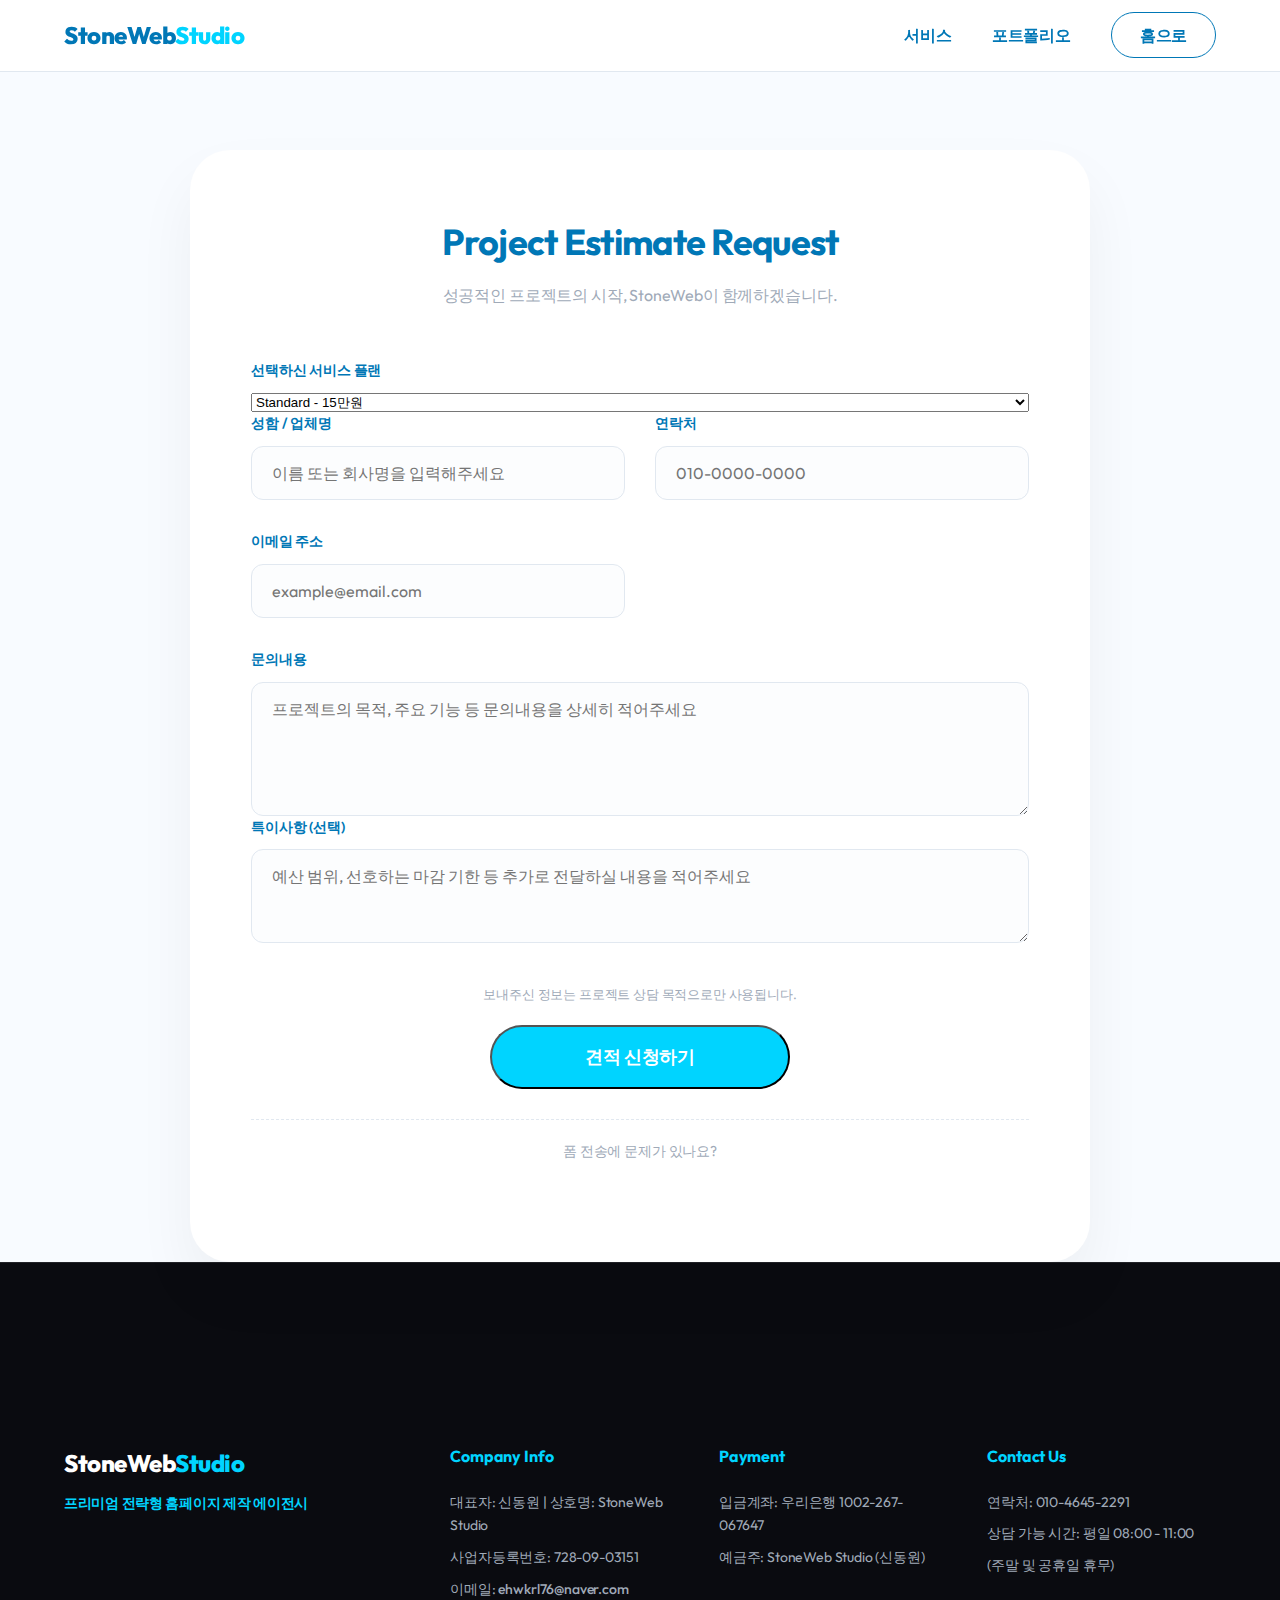
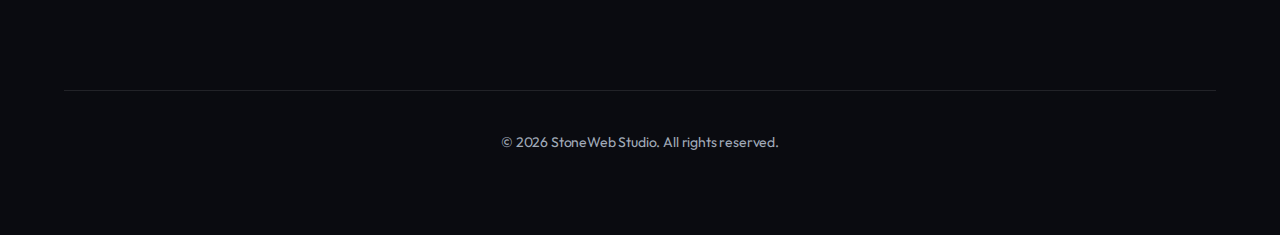
<file: quote.html>
<!DOCTYPE html>
<html lang="ko">

<head>
    <meta charset="UTF-8">
    <meta name="viewport" content="width=device-width, initial-scale=1.0">
    <title>프로젝트 견적 문의 | StoneWeb Studio</title>
    <link rel="preconnect" href="https://fonts.googleapis.com">
    <link rel="preconnect" href="https://fonts.gstatic.com" crossorigin>
    <link
        href="https://fonts.googleapis.com/css2?family=Orbitron:wght@400;700&family=Share+Tech+Mono&family=Outfit:wght@300;400;600;700&family=Pretendard:wght@400;600;700&display=swap"
        rel="stylesheet">
    <link rel="stylesheet" href="style.css">
</head>

<body class="sub-page quote-theme">
    <header id="header" class="scrolled">
        <nav class="container">
            <a href="index.html" class="logo">StoneWeb<span>Studio</span></a>
            <ul class="nav-links">
                <li><a href="index.html#services">서비스</a></li>
                <li><a href="index.html#portfolio">포트폴리오</a></li>
                <li><a href="index.html" class="btn-secondary">홈으로</a></li>
            </ul>
        </nav>
    </header>

    <main class="quote-page">
        <section class="quote-section">
            <div class="container">
                <div class="quote-container fade-up active">
                    <div class="quote-header">
                        <h1>Project Estimate Request</h1>
                        <p>성공적인 프로젝트의 시작, StoneWeb이 함께하겠습니다.</p>
                    </div>

                    <form id="quote-form" class="quote-form" action="https://formsubmit.co/ehwkrl76@naver.com"
                        method="POST" target="hidden_iframe">
                        <!-- 이메일 전송 설정 -->
                        <input type="hidden" name="_subject" value="[StoneWeb Studio] 새로운 견적 문의가 도착했습니다.">
                        <input type="hidden" name="_captcha" value="false">
                        <input type="hidden" name="_template" value="table">

                        <div class="form-group mb-30">
                            <label for="plan-selection">선택하신 서비스 플랜</label>
                            <select id="plan-selection" name="plan" class="plan-select">
                                <option value="Standard">Standard - 15만원</option>
                                <option value="Deluxe">Deluxe - 40만원</option>
                                <option value="Premium">Premium - 70만원</option>
                            </select>
                        </div>

                        <div class="form-grid">
                            <div class="form-group">
                                <label for="name">성함 / 업체명</label>
                                <input type="text" id="name" name="name" placeholder="이름 또는 회사명을 입력해주세요" required>
                            </div>
                            <div class="form-group">
                                <label for="contact-info">연락처</label>
                                <input type="tel" id="contact-info" name="contact-info" placeholder="010-0000-0000"
                                    required>
                            </div>
                            <div class="form-group">
                                <label for="email">이메일 주소</label>
                                <input type="email" id="email" name="email" placeholder="example@email.com" required>
                            </div>
                        </div>

                        <div class="form-group">
                            <label for="inquiry">문의내용</label>
                            <textarea id="inquiry" name="inquiry" rows="5"
                                placeholder="프로젝트의 목적, 주요 기능 등 문의내용을 상세히 적어주세요" required></textarea>
                        </div>

                        <div class="form-group">
                            <label for="notes">특이사항 (선택)</label>
                            <textarea id="notes" name="notes" rows="3"
                                placeholder="예산 범위, 선호하는 마감 기한 등 추가로 전달하실 내용을 적어주세요"></textarea>
                        </div>

                        <div class="form-footer">
                            <p class="privacy-note">보내주신 정보는 프로젝트 상담 목적으로만 사용됩니다.</p>
                            <button type="submit" class="btn-primary submit-btn">견적 신청하기</button>

                            <div class="form-failsafe"
                                style="margin-top: 30px; padding-top: 20px; border-top: 1px dashed #e1e8f0; text-align: center;">
                                <p style="font-size: 14px; color: var(--text-muted); margin-bottom: 10px;">폼 전송에 문제가
                                    있나요?</p>
                                <a href="mailto:ehwkrl76@naver.com?subject=[견적문의] 프로젝트 상담 요청" class="btn-secondary"
                                    style="font-size: 14px; padding: 10px 20px;">직접 이메일 보내기 (ehwkrl76@naver.com)</a>
                            </div>
                        </div>
                    </form>
                </div>
            </div>
        </section>
    </main>

    <footer id="contact">
        <div class="container">
            <div class="footer-grid">
                <div class="footer-brand">
                    <a href="index.html" class="logo">StoneWeb<span>Studio</span></a>
                    <p class="footer-pre-logo">프리미엄 전략형 홈페이지 제작 에이전시</p>
                </div>
                <div class="footer-info-details">
                    <div class="info-group">
                        <h4>Company Info</h4>
                        <p>대표자: 신동원 | 상호명: StoneWeb Studio</p>
                        <p>사업자등록번호: 728-09-03151</p>
                        <p>이메일: <a href="mailto:ehwkrl76@naver.com">ehwkrl76@naver.com</a></p>
                    </div>
                    <div class="info-group">
                        <h4>Payment</h4>
                        <p>입금계좌: 우리은행 1002-267-067647</p>
                        <p>예금주: StoneWeb Studio (신동원)</p>
                    </div>
                    <div class="info-group">
                        <h4>Contact Us</h4>
                        <p>연락처: 010-4645-2291</p>
                        <p>상담 가능 시간: 평일 08:00 - 11:00</p>
                        <p>(주말 및 공휴일 휴무)</p>
                    </div>
                </div>
            </div>
            <div class="footer-bottom">
                <p>&copy; 2026 StoneWeb Studio. All rights reserved.</p>
            </div>
        </div>
    </footer>

    <!-- 폼 전송을 위한 히든 아이프레임 -->
    <iframe name="hidden_iframe" id="hidden_iframe" style="display:none;"></iframe>

    <script src="main.js"></script>
</body>

</html>
</file>
<file: style.css>
:root {
    /* Color Palette - Premium Blue & Black Theme */
    --primary-clr: #0077b6;
    /* 전문적인 블루 */
    --accent-clr: #00d4ff;
    /* 생생한 일렉트릭 블루 */
    --accent-light: #90e0ef;
    /* 부드러운 스카이 블루 */
    --bg-dark: #0a0b10;
    /* 베이스 블랙 */
    --bg-card: #151921;
    /* 카드 블랙 */
    --text-clr: #ffffff;
    /* 메인 화이트 */
    --text-muted: #a0aab8;
    /* 뮤트 그레이 */
    --bg-clr: #0a0b10;
    /* 전체 배경 */
    --section-bg: #0f111a;
    /* 섹션 배경 */
    --glass-bg: rgba(255, 255, 255, 0.05);
    --glass-border: rgba(255, 255, 255, 0.1);

    /* Spacing */
    --container-width: 1200px;
    --section-padding: 100px 0;

    /* Transition */
    --transition-smooth: all 0.4s cubic-bezier(0.16, 1, 0.3, 1);
}

* {
    margin: 0;
    padding: 0;
    box-sizing: border-box;
}

h1,
h2,
h3,
.logo,
.badge,
.btn-primary,
.btn-secondary {
    font-family: 'Outfit', 'Pretendard', sans-serif;
    /* 더 모던하고 전문적인 폰트로 변경 */
    letter-spacing: -0.02em;
    font-weight: 700;
}

body {
    background-color: var(--bg-clr);
    color: var(--text-clr);
    font-family: 'Outfit', 'Pretendard', sans-serif;
    line-height: 1.7;
    overflow-x: hidden;
    position: relative;
    letter-spacing: -0.01em;
}

/* Soft Cybernetic Background with Mesh Gradient */
body::before {
    content: '';
    position: fixed;
    top: 0;
    left: 0;
    width: 100%;
    height: 100%;
    background:
        radial-gradient(circle at 20% 30%, rgba(0, 119, 182, 0.1) 0%, transparent 40%),
        radial-gradient(circle at 80% 70%, rgba(114, 9, 183, 0.1) 0%, transparent 40%),
        var(--bg-dark);
    z-index: -2;
}

body::after {
    content: '';
    position: fixed;
    top: 0;
    left: 0;
    width: 100%;
    height: 100%;
    background-image:
        linear-gradient(rgba(0, 212, 255, 0.03) 1px, transparent 1px),
        linear-gradient(90deg, rgba(0, 212, 255, 0.03) 1px, transparent 1px);
    background-size: 50px 50px;
    z-index: -1;
    pointer-events: none;
}

ul {
    list-style: none;
}

a {
    text-decoration: none;
    color: inherit;
    transition: var(--transition-smooth);
    font-weight: 500;
}

.nav-links a {
    font-weight: 700;
    /* 메인 메뉴 폰트 굵게 */
}

.container {
    max-width: var(--container-width);
    margin: 0 auto;
    padding: 0 24px;
}

/* Button Styles */
.btn-primary {
    background-color: var(--accent-clr);
    color: white;
    padding: 12px 28px;
    border-radius: 50px;
    font-weight: 600;
}

.btn-primary:hover {
    background-color: var(--accent-light);
    color: var(--primary-clr);
    transform: translateY(-2px);
}

.visual-break {
    height: 800px;
    /* 높이 확장 */
    position: relative;
    display: flex;
    align-items: center;
    justify-content: center;
    background-size: cover;
    background-position: center;
    background-attachment: fixed;
    margin: 100px 0;
    text-align: center;
    /* 부모 클래스에서 텍스트 정렬 보장 */
}

.visual-break::after {
    content: '';
    position: absolute;
    top: 0;
    left: 0;
    width: 100%;
    height: 100%;
    /* 격자 대신 더 깊이감 있는 우주 느낌 오버레이 */
    background: radial-gradient(circle at center, rgba(10, 11, 16, 0.2) 0%, rgba(10, 11, 16, 0.8) 100%);
}

.visual-content-box h2 {
    font-size: clamp(32px, 5vw, 64px);
    margin-bottom: 24px;
    line-height: 1.2;
    white-space: nowrap;
    /* 한 줄 고정 */
}

.btn-secondary {
    border: 1px solid var(--glass-border);
    padding: 12px 28px;
    border-radius: 50px;
    font-weight: 600;
}

.btn-secondary:hover {
    background-color: var(--glass-bg);
}

.visual-content-box {
    position: relative;
    z-index: 5;
    width: 100%;
    max-width: 800px;
    margin: 0 auto;
    /* 수평 중앙 고정 */
    padding: 0 24px;
    display: flex;
    flex-direction: column;
    align-items: center;
    justify-content: center;
}

/* =========================
   HEADER REBUILD (Clean)
   ========================= */

header{
  position: fixed;
  top: 0;
  width: 100%;
  z-index: 1000;
  padding: 20px 0;
  transition: var(--transition-smooth);
  border-bottom: 1px solid transparent;
}

header.scrolled{
  background: rgba(10, 11, 16, 0.85);
  backdrop-filter: blur(15px);
  border-bottom: 1px solid var(--glass-border);
  padding: 15px 0;
}

nav{
  max-width: var(--container-width);
  margin: 0 auto;
  padding: 0 24px;
  display: flex;
  align-items: center;
  justify-content: space-between;
  gap: 16px;
}

.logo{
  position: static;   /* absolute 제거 */
  left: auto;
  font-size: 24px;
  font-weight: 800;
  white-space: nowrap;
}

.logo span{
  color: var(--accent-clr);
}

.nav-links{
  display: flex;
  align-items: center;
  gap: 40px;
}

.nav-links a{
  font-weight: 700;
}

.mobile-menu-btn{
  display: none;
}

/* Mobile (menu 4개면 가로로 충분) */
@media (max-width: 900px){
  nav{
    padding: 0 16px;
  }
  .logo{
    font-size: 18px;
  }
  .nav-links{
    gap: 14px;
    justify-content: flex-end;
    overflow-x: auto;
    white-space: nowrap;
    -webkit-overflow-scrolling: touch;
  }
  .nav-links::-webkit-scrollbar{
    display: none;
  }
}
/* Hero Section */
#hero {
    height: 100vh;
    display: flex;
    align-items: center;
    position: relative;
    overflow: hidden;
    background-color: var(--bg-dark);
    /* 메인 배경과 일치시킴 */
}

/* 히어로 섹션에 은은한 도트 패턴 추가하여 질감 차별화 */
#hero::before {
    content: '';
    position: absolute;
    top: 0;
    left: 0;
    width: 100%;
    height: 100%;
    background:
        radial-gradient(circle at 70% 20%, rgba(0, 212, 255, 0.15) 0%, transparent 50%),
        radial-gradient(circle at 20% 80%, rgba(114, 9, 183, 0.1) 0%, transparent 50%);
    z-index: 1;
}

.hero-slider {
    width: 100%;
    height: 100%;
    position: relative;
}

.slide {
    position: absolute;
    top: 0;
    left: 0;
    width: 100%;
    height: 100%;
    opacity: 0;
    visibility: hidden;
    transition: opacity 1.2s cubic-bezier(0.16, 1, 0.3, 1), visibility 1.2s ease;
    z-index: 1;
    background-size: cover;
    background-position: center;
    display: flex;
    align-items: center;
    justify-content: center;
    /* 이미지 전체 배경에서 텍스트 중앙 정렬 */
}

.slide.active {
    opacity: 1;
    visibility: visible;
    z-index: 2;
}

/* Corporate Badge Box Styling */
.corporate-badge-box {
    display: inline-block;
    border: 2px solid var(--accent-clr);
    padding: 15px 40px;
    margin-bottom: 40px;
    position: relative;
    box-shadow: 0 0 20px rgba(0, 212, 255, 0.2);
}

.corporate-badge-box::before,
.corporate-badge-box::after {
    content: '';
    position: absolute;
    width: 10px;
    height: 10px;
    border: 2px solid var(--accent-clr);
}

.corporate-badge-box::before {
    top: -6px;
    left: -6px;
    border-right: none;
    border-bottom: none;
}

.corporate-badge-box::after {
    bottom: -6px;
    right: -6px;
    border-left: none;
    border-top: none;
}

.badge.logo-style {
    font-family: 'Orbitron', sans-serif;
    color: var(--accent-clr);
    background: transparent;
    border: none;
    padding: 0;
    font-size: clamp(14px, 2vw, 20px);
    letter-spacing: 4px;
    font-weight: 700;
}

/* Quote Page Specific Theme - White & Dark Blue */
.quote-theme header.scrolled {
    background: rgba(255, 255, 255, 0.95);
    border-bottom: 1px solid #e1e8f0;
}

.quote-theme #header .logo,
.quote-theme #header .nav-links a {
    color: var(--primary-clr) !important;
}

.quote-theme #header .logo span {
    color: var(--accent-clr);
}

.quote-theme #header .btn-secondary {
    border-color: var(--primary-clr);
    color: var(--primary-clr);
}

.quote-theme #header .btn-secondary:hover {
    background: var(--primary-clr);
    color: white;
}

.badge {
    display: inline-block;
    padding: 8px 20px;
    background: rgba(0, 212, 255, 0.15);
    color: var(--accent-clr);
    border-radius: 30px;
    font-size: 14px;
    font-weight: 700;
    margin-bottom: 24px;
    border: 1px solid rgba(0, 212, 255, 0.3);
    backdrop-filter: blur(5px);
}

.hero-content {
    position: relative;
    z-index: 2;
}

#hero h1 {
    font-size: clamp(40px, 8vw, 84px);
    /* 전체 배경에 어울리는 대형 폰트 복구 */
    font-weight: 700;
    line-height: 1.1;
    margin-bottom: 24px;
    color: var(--text-clr);
}

#hero h1 span {
    background: linear-gradient(90deg, var(--accent-clr), #ffffff);
    -webkit-background-clip: text;
    background-clip: text;
    -webkit-text-fill-color: transparent;
}

#hero p {
    font-size: 18px;
    color: var(--text-muted);
    width: 100%;
    /* 너비 확장하여 중앙 정렬 안정화 */
    max-width: 650px;
    margin: 0 auto 40px;
    /* 중앙 정렬 고정 */
    line-height: 1.8;
}

.hero-layout {
    width: 100%;
    max-width: var(--container-width);
    text-align: center;
    /* 텍스트 중앙 정렬 */
    position: relative;
    z-index: 5;
}

.hero-text {
    width: 100%;
    display: flex;
    flex-direction: column;
    align-items: center;
}

.hero-image-wrap {
    display: none;
    /* 전체 이미지 배경이므로 개별 이미지 레이어는 숨김 */
}

.hero-image-wrap img {
    width: 100%;
    height: 500px;
    object-fit: cover;
    display: block;
}

.hero-image-wrap::after {
    content: '';
    position: absolute;
    top: 0;
    left: 0;
    width: 100%;
    height: 100%;
    background: linear-gradient(to right, rgba(10, 11, 16, 0.4), transparent);
}

.hero-btns {
    display: flex;
    gap: 20px;
}

/* Slider Dots */
.slider-dots {
    position: absolute;
    bottom: 40px;
    left: 50%;
    transform: translateX(-50%);
    display: flex;
    gap: 12px;
    z-index: 10;
}

.dot {
    width: 12px;
    height: 12px;
    border-radius: 50%;
    background: rgba(0, 119, 182, 0.2);
    cursor: pointer;
    transition: var(--transition-smooth);
}

.dot.active {
    background: var(--accent-clr);
    width: 30px;
    border-radius: 10px;
}

/* Portfolio */
#portfolio {
    padding: var(--section-padding);
}

.portfolio-grid {
    display: grid;
    grid-template-columns: repeat(auto-fit, minmax(300px, 1fr));
    gap: 30px;
}

.portfolio-item {
    background: var(--bg-card);
    border: 1px solid var(--glass-border);
    border-radius: 20px;
    overflow: hidden;
    transition: var(--transition-smooth);
}

.portfolio-img {
    height: 250px;
    overflow: hidden;
}

.portfolio-img img {
    width: 100%;
    height: 100%;
    object-fit: cover;
    transition: var(--transition-smooth);
}

.portfolio-info {
    padding: 24px;
}

.portfolio-info span {
    font-size: 14px;
    color: var(--accent-clr);
    font-weight: 700;
    text-transform: uppercase;
    display: block;
    margin-bottom: 8px;
}

.portfolio-info h3 {
    font-size: 20px;
    margin-bottom: 8px;
    color: var(--primary-clr);
}

.portfolio-info p {
    font-size: 14px;
    color: var(--text-muted);
}

.portfolio-item:hover {
    transform: translateY(-10px);
    border-color: var(--accent-clr);
}

.portfolio-item:hover .portfolio-img img {
    transform: scale(1.1);
}

/* Process */
#process {
    padding: var(--section-padding);
}

.process-steps {
    display: grid;
    grid-template-columns: repeat(auto-fit, minmax(280px, 1fr));
    gap: 40px;
    position: relative;
}

.step {
    padding: 40px;
    background: #FFFFFF;
    border: 1px solid var(--glass-border);
    border-radius: 24px;
    position: relative;
    box-shadow: 0 10px 30px rgba(0, 0, 0, 0.03);
}

.step-num {
    font-size: 60px;
    font-weight: 800;
    opacity: 0.05;
    font-family: 'Outfit';
    position: absolute;
    top: 20px;
    right: 30px;
}

.step h3 {
    margin-bottom: 16px;
    color: var(--accent-light);
}

.hero-bg {
    position: absolute;
    top: 0;
    right: 0;
    width: 100%;
    height: 100%;
    background: radial-gradient(circle at 80% 20%, rgba(0, 119, 182, 0.08) 0%, transparent 60%);
    z-index: 1;
}

/* Pricing */
#services {
    padding: var(--section-padding);
    background: var(--section-bg);
}

.pricing-grid {
    display: grid;
    grid-template-columns: repeat(auto-fit, minmax(320px, 1fr));
    gap: 30px;
    align-items: stretch;
    /* 높이 통일의 핵심 */
}

.pricing-card {
    background: var(--bg-card);
    border: 1px solid var(--glass-border);
    padding: 60px 40px;
    border-radius: 20px;
    text-align: center;
    position: relative;
    transition: all 0.5s cubic-bezier(0.175, 0.885, 0.32, 1.275);
    display: flex;
    flex-direction: column;
    /* 내부 요소 세로 정렬 */
    height: 100%;
    /* 부모 그리드 높이에 맞춤 */
    overflow: hidden;
    /* 배지 등이 넘치지 않도록 */
}

/* 모든 가격표 카드에 동일한 호버 효과 강제 적용 */
.pricing-card:hover {
    transform: translateY(-20px) scale(1.03);
    border-color: var(--accent-clr);
    box-shadow: 0 0 40px rgba(0, 212, 255, 0.3), inset 0 0 20px rgba(0, 212, 255, 0.1);
    z-index: 5;
}

.pricing-card.featured {
    border: 1px solid var(--accent-clr);
    background: linear-gradient(180deg, rgba(0, 119, 182, 0.15), transparent);
    box-shadow: 0 0 40px rgba(0, 119, 182, 0.1);
}

.plan-badge {
    position: absolute;
    top: 20px;
    right: 20px;
    /* 우측 상단으로 이동하여 텍스트와 겹치지 않게 함 */
    background: var(--accent-clr);
    color: var(--bg-dark);
    /* 시인성 확보 */
    padding: 4px 12px;
    border-radius: 4px;
    font-size: 11px;
    font-weight: 800;
    font-family: 'Orbitron';
    letter-spacing: 1px;
}

.plan-header h3 {
    font-size: 24px;
    color: var(--text-muted);
    margin-bottom: 20px;
}

.pricing-card.featured .plan-header h3,
.pricing-card.featured h1,
.pricing-card.featured h2,
.pricing-card.featured h3,
.pricing-card.featured h4,
.pricing-card.featured h5,
.pricing-card.featured h6 {
    color: #ffffff;
}

/* 텍스트 시인성 강화를 위한 글로벌 포인트 컬러 */
.accent-text {
    color: var(--accent-clr) !important;
}

.muted-text {
    color: var(--text-muted) !important;
}

.price {
    font-size: 48px;
    font-weight: 800;
    font-family: 'Outfit';
    color: var(--primary-clr);
    margin-bottom: 30px;
}

.price span {
    font-size: 20px;
    font-weight: 600;
    margin-left: 4px;
}

.plan-features {
    text-align: left;
    margin-bottom: 40px;
    flex-grow: 1;
    /* 중간 요소가 공간을 채우게 하여 하단 버튼 위치 통일 */
}

.plan-features li {
    padding: 12px 0;
    border-bottom: 1px solid #f0f3f8;
    color: var(--text-muted);
    font-size: 15px;
    display: flex;
    align-items: center;
}

.plan-features li::before {
    content: '✓';
    color: var(--accent-clr);
    margin-right: 12px;
    font-weight: 800;
}

.pricing-card .btn-primary,
.pricing-card .btn-secondary {
    width: 100%;
    display: block;
}

.pricing-card:hover {
    transform: translateY(-10px);
}

.pricing-card.featured:hover {
    transform: scale(1.05) translateY(-10px);
}

/* Animations */
.fade-up {
    opacity: 0;
    transform: translateY(30px);
    transition: opacity 0.8s ease, transform 0.8s ease;
}

.fade-up.active {
    opacity: 1;
    transform: translateY(0);
}

.delay-1 {
    transition-delay: 0.2s;
}

.delay-2 {
    transition-delay: 0.4s;
}

/* Responsive */
@media (max-width: 1024px) {
    #hero h1 {
        font-size: 60px;
    }

    .portfolio-grid {
        grid-template-columns: repeat(auto-fit, minmax(300px, 1fr));
    }
}

@media (max-width: 768px) {
    .nav-links {
        display: block;
    }

    header {
        padding: 15px 0;
    }

    #hero {
        text-align: center;
    }

    .hero-content {
        display: flex;
        flex-direction: column;
        align-items: center;
    }

    #hero h1 {
        font-size: 42px;
    }

    #hero p {
        font-size: 18px;
        margin: 0 auto 30px;
    }

    .hero-btns {
        flex-direction: column;
        width: 100%;
        max-width: 300px;
    }

    .section-title h2 {
        font-size: 32px;
    }

    .portfolio-grid {
        grid-template-columns: 1fr;
    }
}

/* Footer */
#contact {
    padding: 100px 0 40px;
    background: var(--bg-dark);
    /* 배경 통일 */
    border-top: 1px solid var(--glass-border);
}

.cta-box {
    text-align: center;
    background-size: cover;
    background-position: center;
    padding: 100px 40px;
    border-radius: 40px;
    margin-bottom: 80px;
    color: white;
    position: relative;
    overflow: hidden;
    border: 1px solid var(--glass-border);
}

.cta-box h2 {
    font-size: clamp(28px, 4vw, 42px);
    margin-bottom: 24px;
    position: relative;
    z-index: 2;
}

.cta-box p {
    position: relative;
    z-index: 2;
    margin-bottom: 30px;
}

.cta-box .btn-primary {
    background: white;
    color: var(--primary-clr);
    margin-top: 30px;
    display: inline-block;
}

/* Detailed Footer Styles */
.footer-grid {
    display: grid;
    grid-template-columns: 1fr 2.5fr;
    /* 정보 영역 비율 대폭 확대 */
    gap: 80px;
    padding: 80px 0;
    border-bottom: 1px solid var(--glass-border);
}

.footer-brand {
    display: flex;
    flex-direction: column;
    align-items: flex-start;
    /* 좌측 정렬 유지하며 결합 */
}

.footer-brand .logo {
    position: static;
    /* 절대 좌표 해제하여 슬로건 위에 안착 */
    margin-bottom: 8px;
    /* 로고 아래 슬로건과의 간격 */
    display: inline-block;
}

.footer-brand p.footer-pre-logo {
    color: var(--accent-clr);
    font-size: 14px;
    font-weight: 700;
    letter-spacing: -0.02em;
    /* 더 정갈하게 */
}

.footer-info-details {
    display: grid;
    grid-template-columns: repeat(auto-fit, minmax(220px, 1fr));
    /* 최소폭 확대 */
    gap: 40px;
}

.info-group h4 {
    margin-bottom: 20px;
    color: var(--accent-clr);
    /* 블루 포인트로 변경 */
    font-size: 16px;
}

.info-group p {
    color: var(--text-muted);
    font-size: 14px;
    margin-bottom: 8px;
}

.footer-bottom {
    padding: 40px 0;
    text-align: center;
}

.footer-bottom p {
    color: var(--text-muted);
    font-size: 14px;
}

@media (max-width: 1024px) {
    .footer-grid {
        grid-template-columns: 1fr;
        gap: 40px;
    }
}

/* Quote Page */
.quote-page {
    padding-top: 150px;
    background: #f8fbff;
    min-height: 100vh;
}

.quote-container {
    background: #FFFFFF;
    border: 1px solid var(--glass-border);
    border-radius: 40px;
    padding: 60px;
    box-shadow: 0 30px 60px rgba(0, 0, 0, 0.05);
    max-width: 900px;
    margin: 0 auto;
}

.quote-header {
    text-align: center;
    margin-bottom: 50px;
}

.quote-header h1 {
    font-size: 36px;
    color: var(--primary-clr);
    margin-bottom: 10px;
}

.quote-header p {
    color: var(--text-muted);
}

.quote-form .form-grid {
    display: grid;
    grid-template-columns: repeat(auto-fit, minmax(250px, 1fr));
    gap: 30px;
    margin-bottom: 30px;
}

.form-group {
    display: flex;
    flex-direction: column;
    gap: 10px;
}

.form-group label {
    font-weight: 600;
    font-size: 14px;
    color: var(--primary-clr);
}

.form-group input,
.form-group textarea {
    padding: 16px 20px;
    border: 1px solid #e1e8f0;
    border-radius: 12px;
    font-family: inherit;
    font-size: 16px;
    transition: var(--transition-smooth);
    background: #fcfdfe;
}

.form-group input:focus,
.form-group textarea:focus {
    outline: none;
    border-color: var(--accent-clr);
    box-shadow: 0 0 0 4px rgba(0, 119, 182, 0.1);
    background: #ffffff;
}

.form-footer {
    margin-top: 40px;
    text-align: center;
}

.privacy-note {
    font-size: 13px;
    color: var(--text-muted);
    margin-bottom: 20px;
}

.submit-btn {
    width: 100%;
    max-width: 300px;
    padding: 18px;
    font-size: 18px;
}

@media (max-width: 768px) {
    .quote-container {
        padding: 40px 24px;
    }

    .quote-header h1 {
        font-size: 28px;
    }

    .cta-box h2 {
        font-size: 28px;
    }
}

/* About Page Styles */
.about-page {
    padding-top: 150px;
    background: #FFFFFF;
}

.about-hero {
    text-align: center;
    padding: 60px 0 100px;
}

.vision-section {
    padding: 100px 0;
    border-top: 1px solid var(--glass-border);
}

.vision-content {
    display: grid;
    grid-template-columns: 1fr 1fr;
    gap: 60px;
    align-items: center;
}

.vision-text h2 {
    font-size: 40px;
    margin-bottom: 30px;
    color: var(--primary-clr);
}

.vision-text p {
    font-size: 18px;
    color: var(--text-muted);
    line-height: 1.8;
    /* 가독성 및 여백 확보 */
    word-break: keep-all;
    /* 단어 짤림 방지 */
}

.vision-img img {
    width: 100%;
    border-radius: 40px;
    box-shadow: 0 40px 80px rgba(67, 97, 238, 0.1);
}

.video-section {
    padding: 100px 0;
}

.video-wrapper {
    position: relative;
    border-radius: 40px;
    overflow: hidden;
    background: linear-gradient(135deg, var(--primary-clr), var(--accent-clr));
    aspect-ratio: 16 / 9;
}

.video-wrapper video {
    width: 100%;
    height: 100%;
    object-fit: cover;
    opacity: 0.8;
}

.video-overlay {
    position: absolute;
    top: 0;
    left: 0;
    width: 100%;
    height: 100%;
    display: flex;
    flex-direction: column;
    justify-content: center;
    align-items: center;
    color: white;
}

.play-btn {
    width: 80px;
    height: 80px;
    background: rgba(255, 255, 255, 0.2);
    backdrop-filter: blur(10px);
    border-radius: 50%;
    display: flex;
    justify-content: center;
    align-items: center;
    font-size: 30px;
    margin-bottom: 20px;
    border: 1px solid rgba(255, 255, 255, 0.3);
}

.points-section {
    padding: 100px 0 150px;
}

.points-grid {
    display: grid;
    grid-template-columns: 1fr 1fr;
    gap: 40px;
}

.point-card {
    border-radius: 30px;
    overflow: hidden;
    background: #f8fbff;
    border: 1px solid var(--glass-border);
}

.point-card img {
    width: 100%;
    height: 300px;
    object-fit: cover;
}

.point-info {
    padding: 40px;
}

.point-info h3 {
    margin-bottom: 16px;
    color: var(--accent-clr);
    /* 블루 포인트로 변경 */
}

@media (max-width: 1024px) {

    .vision-content,
    .points-grid {
        grid-template-columns: 1fr;
    }

}
</file>
